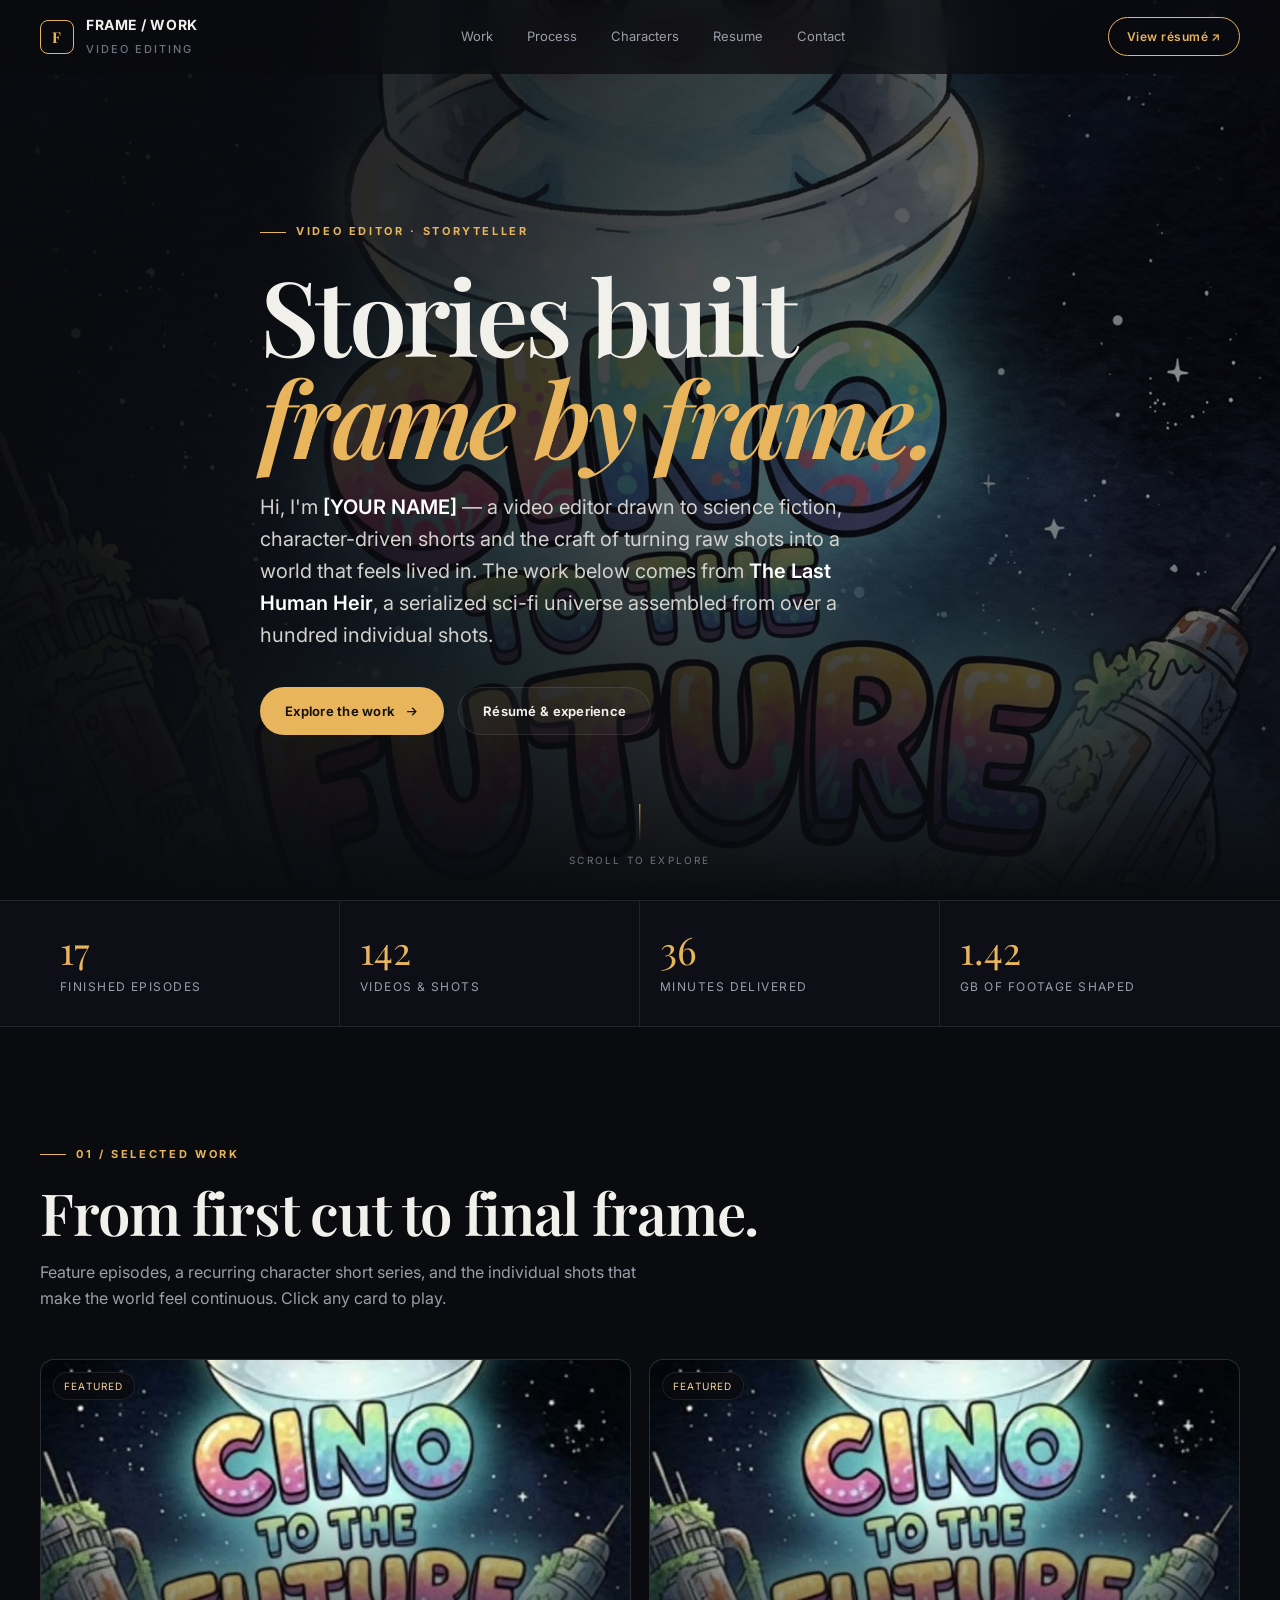
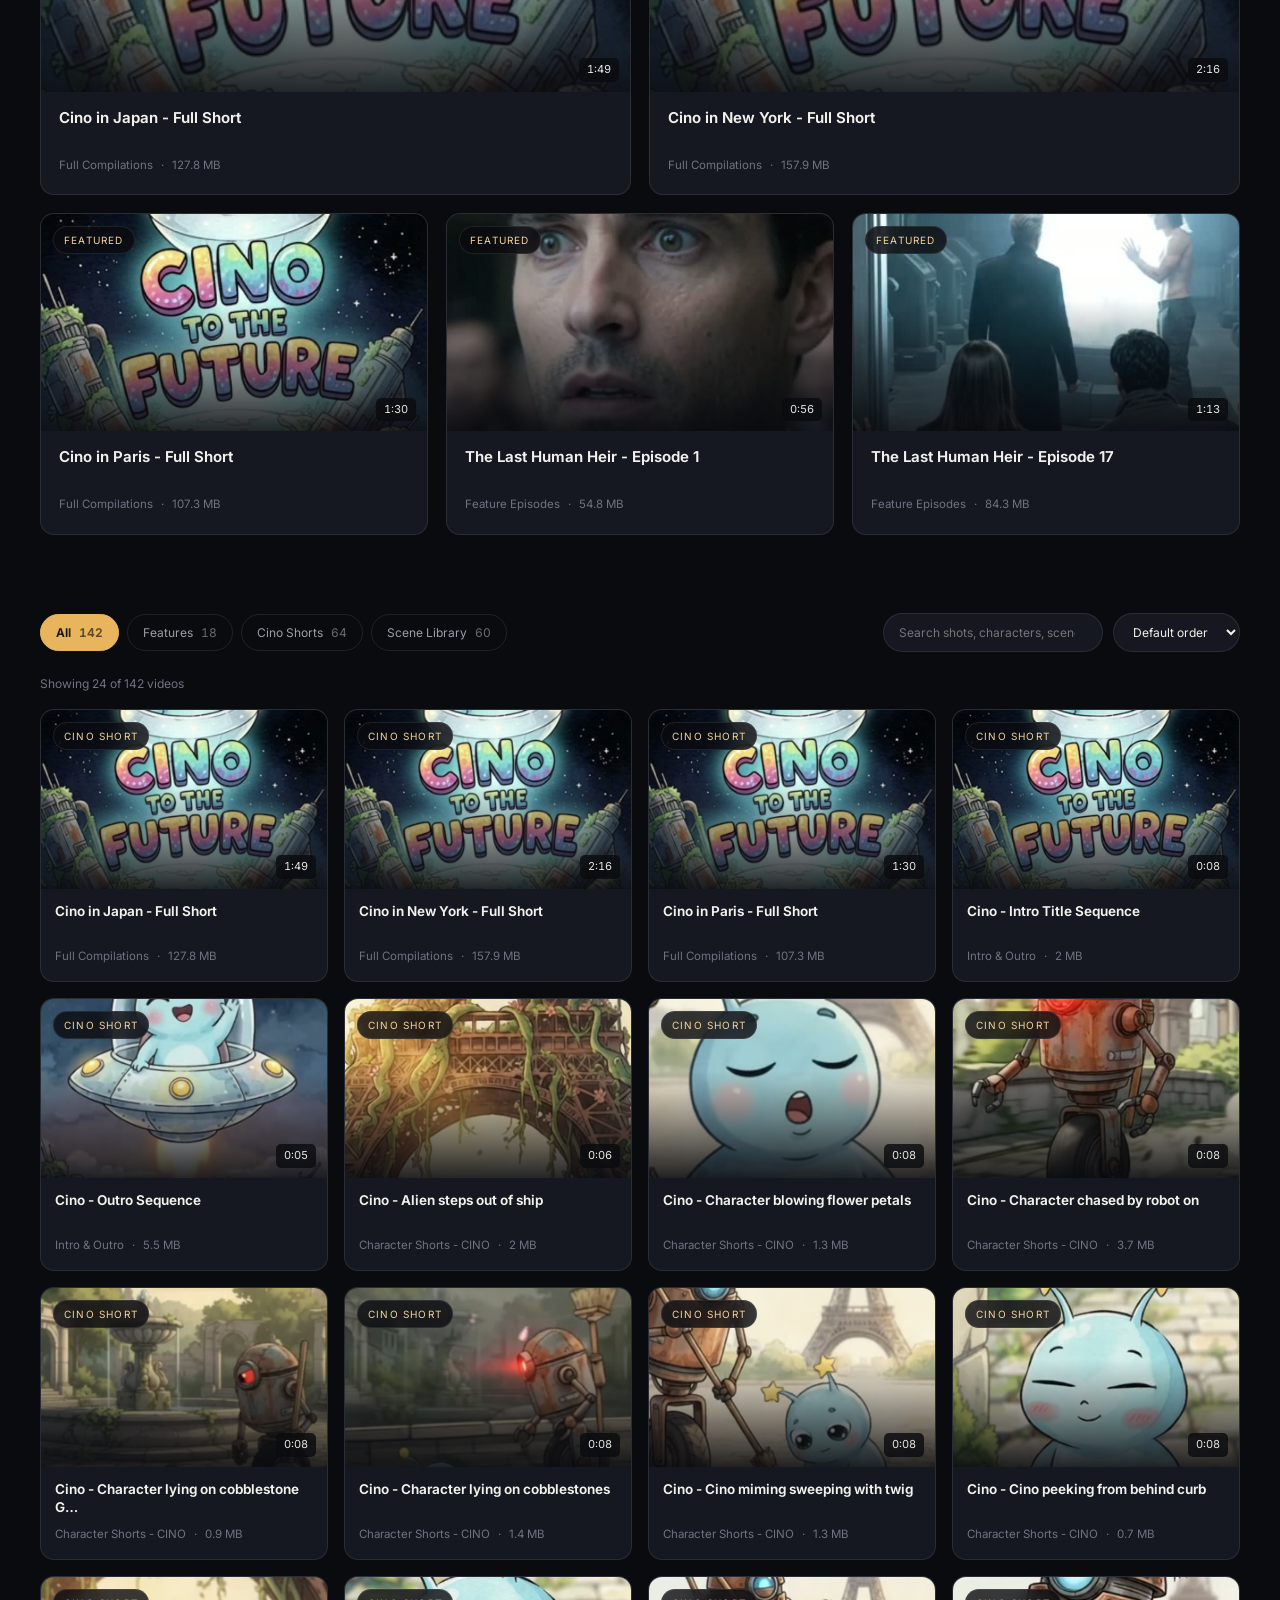
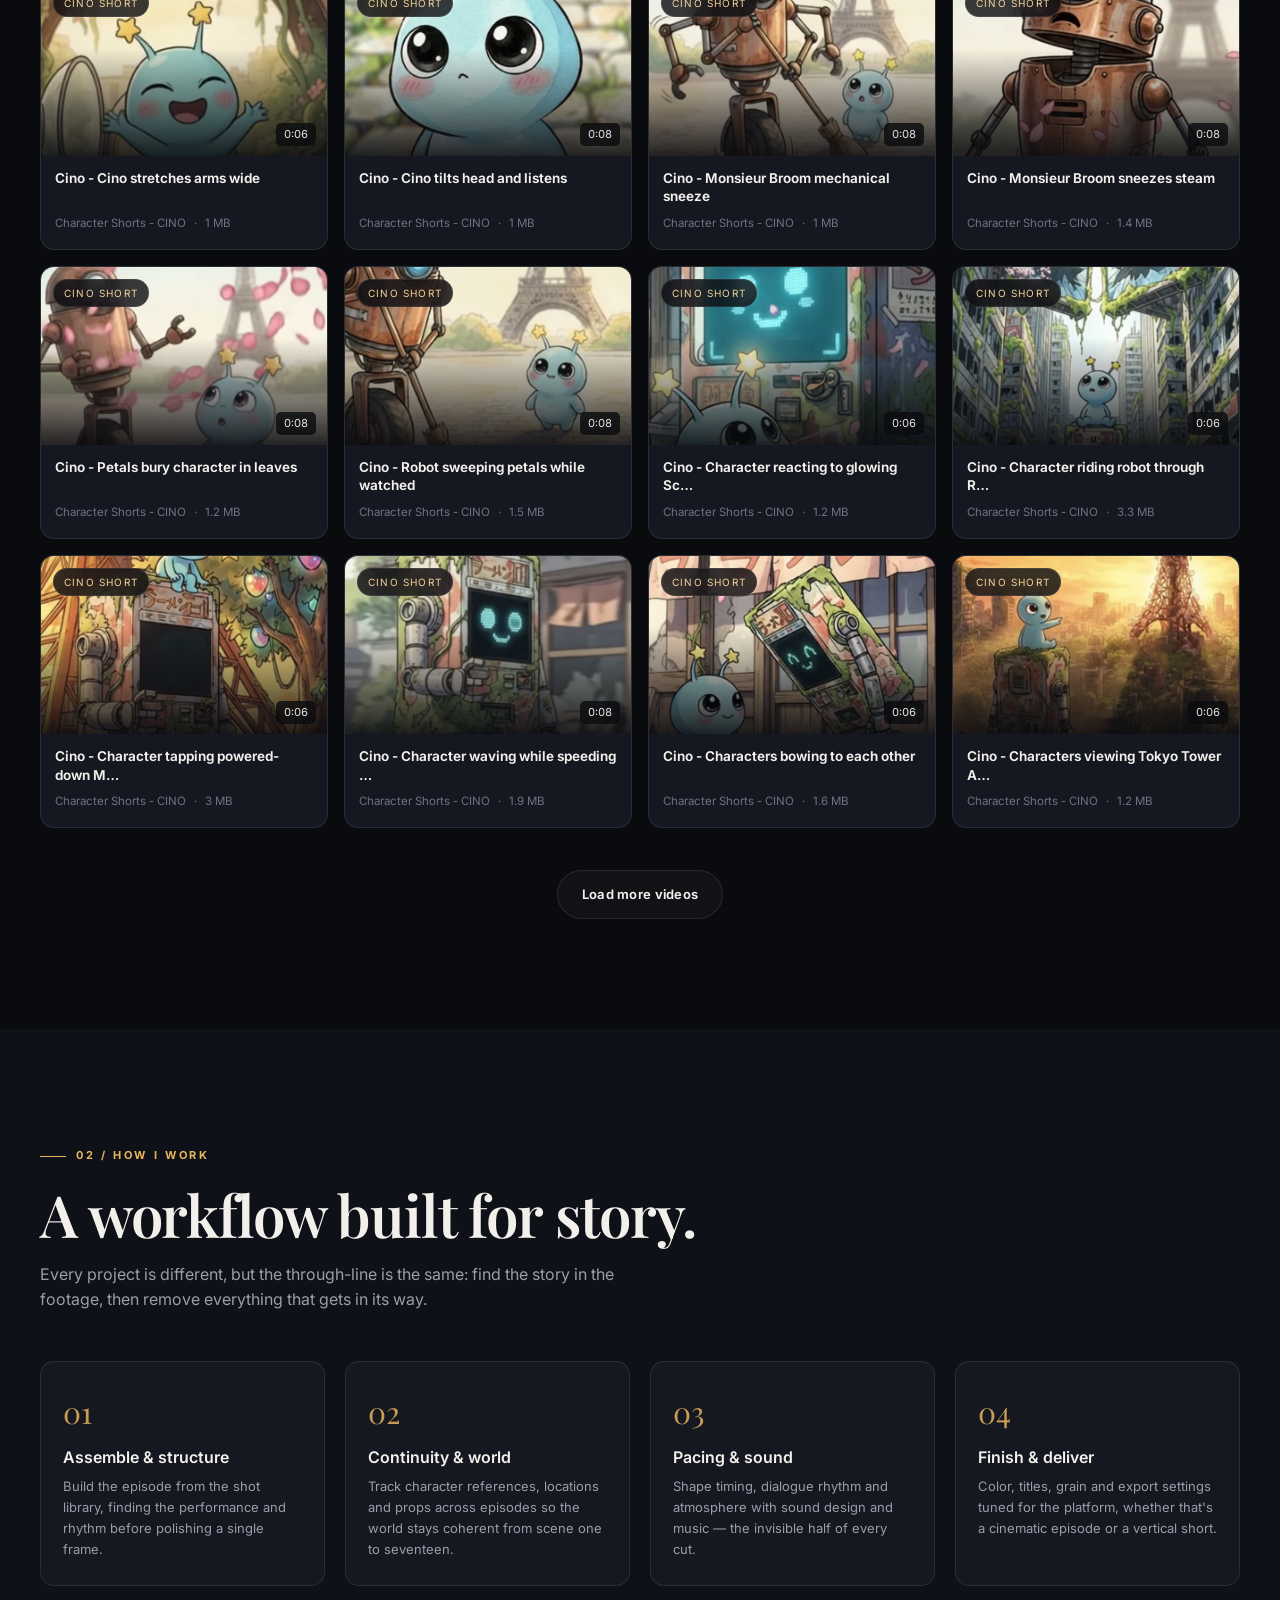
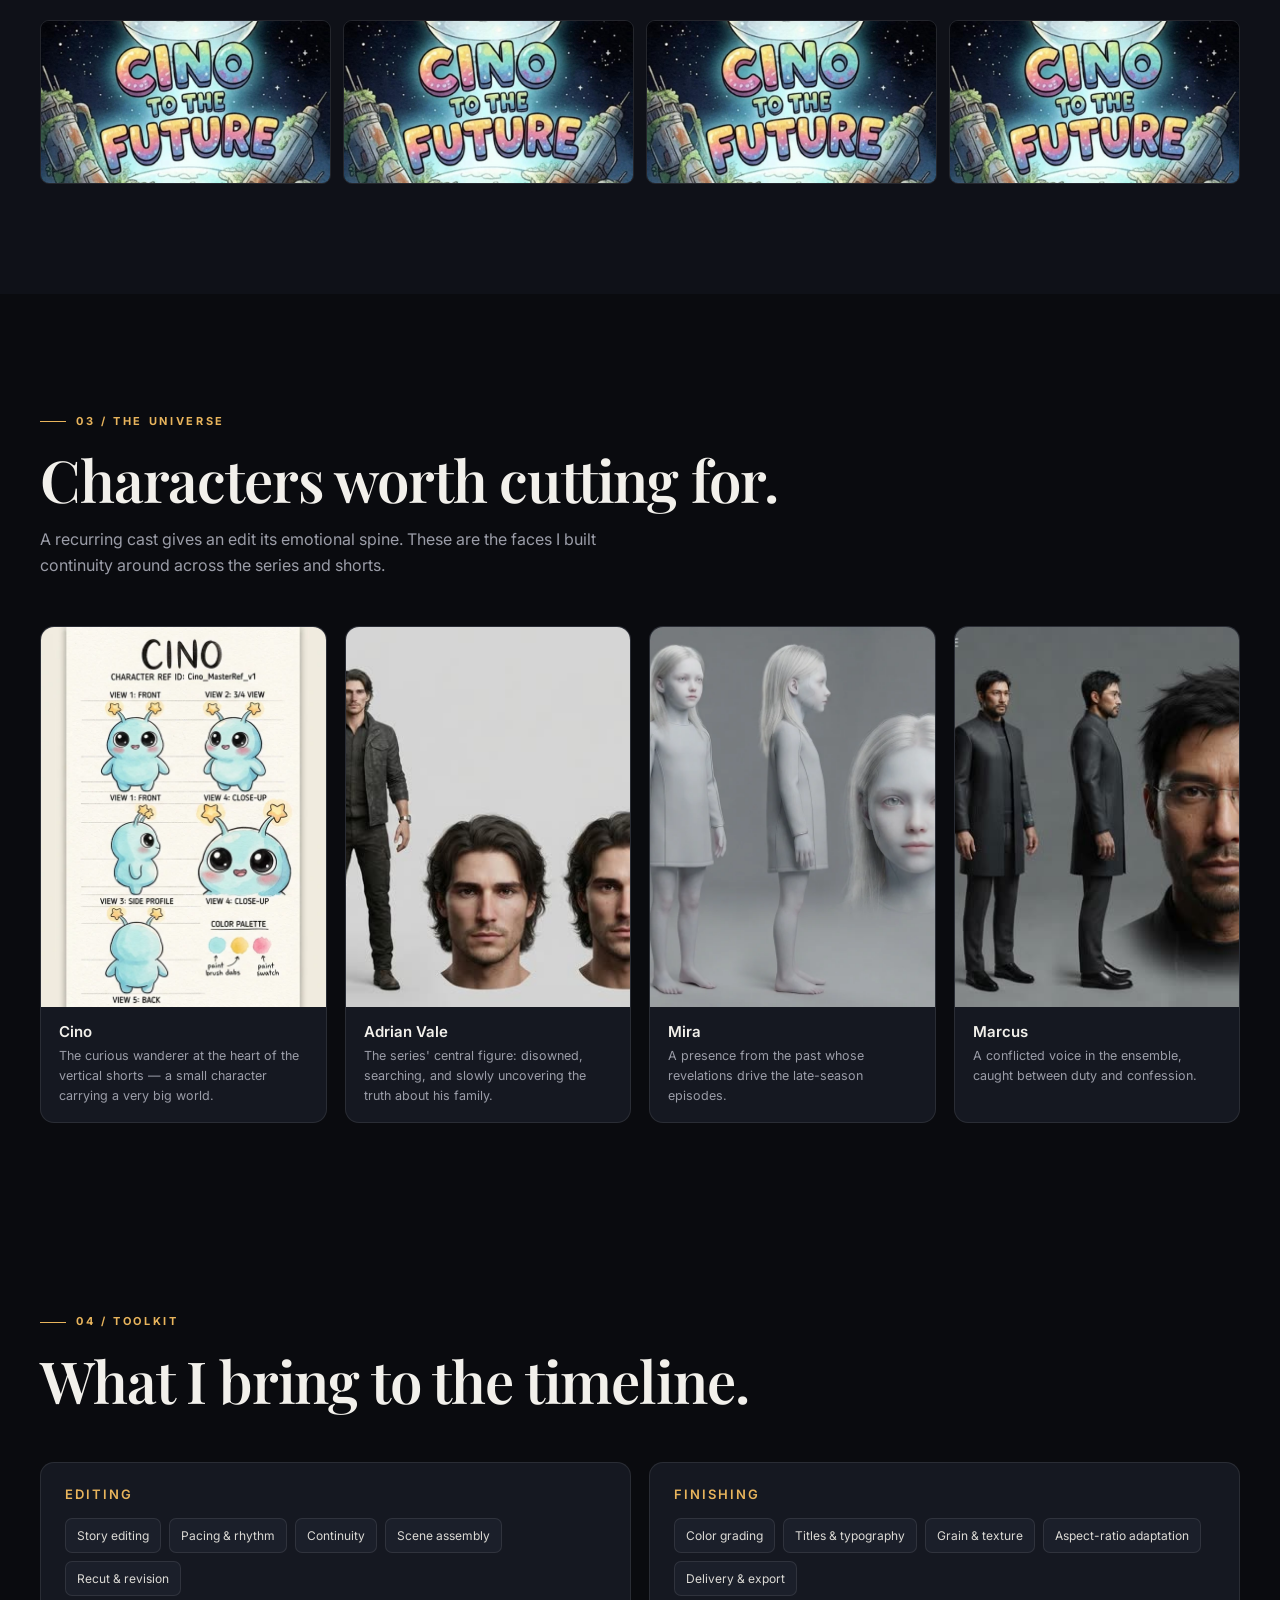
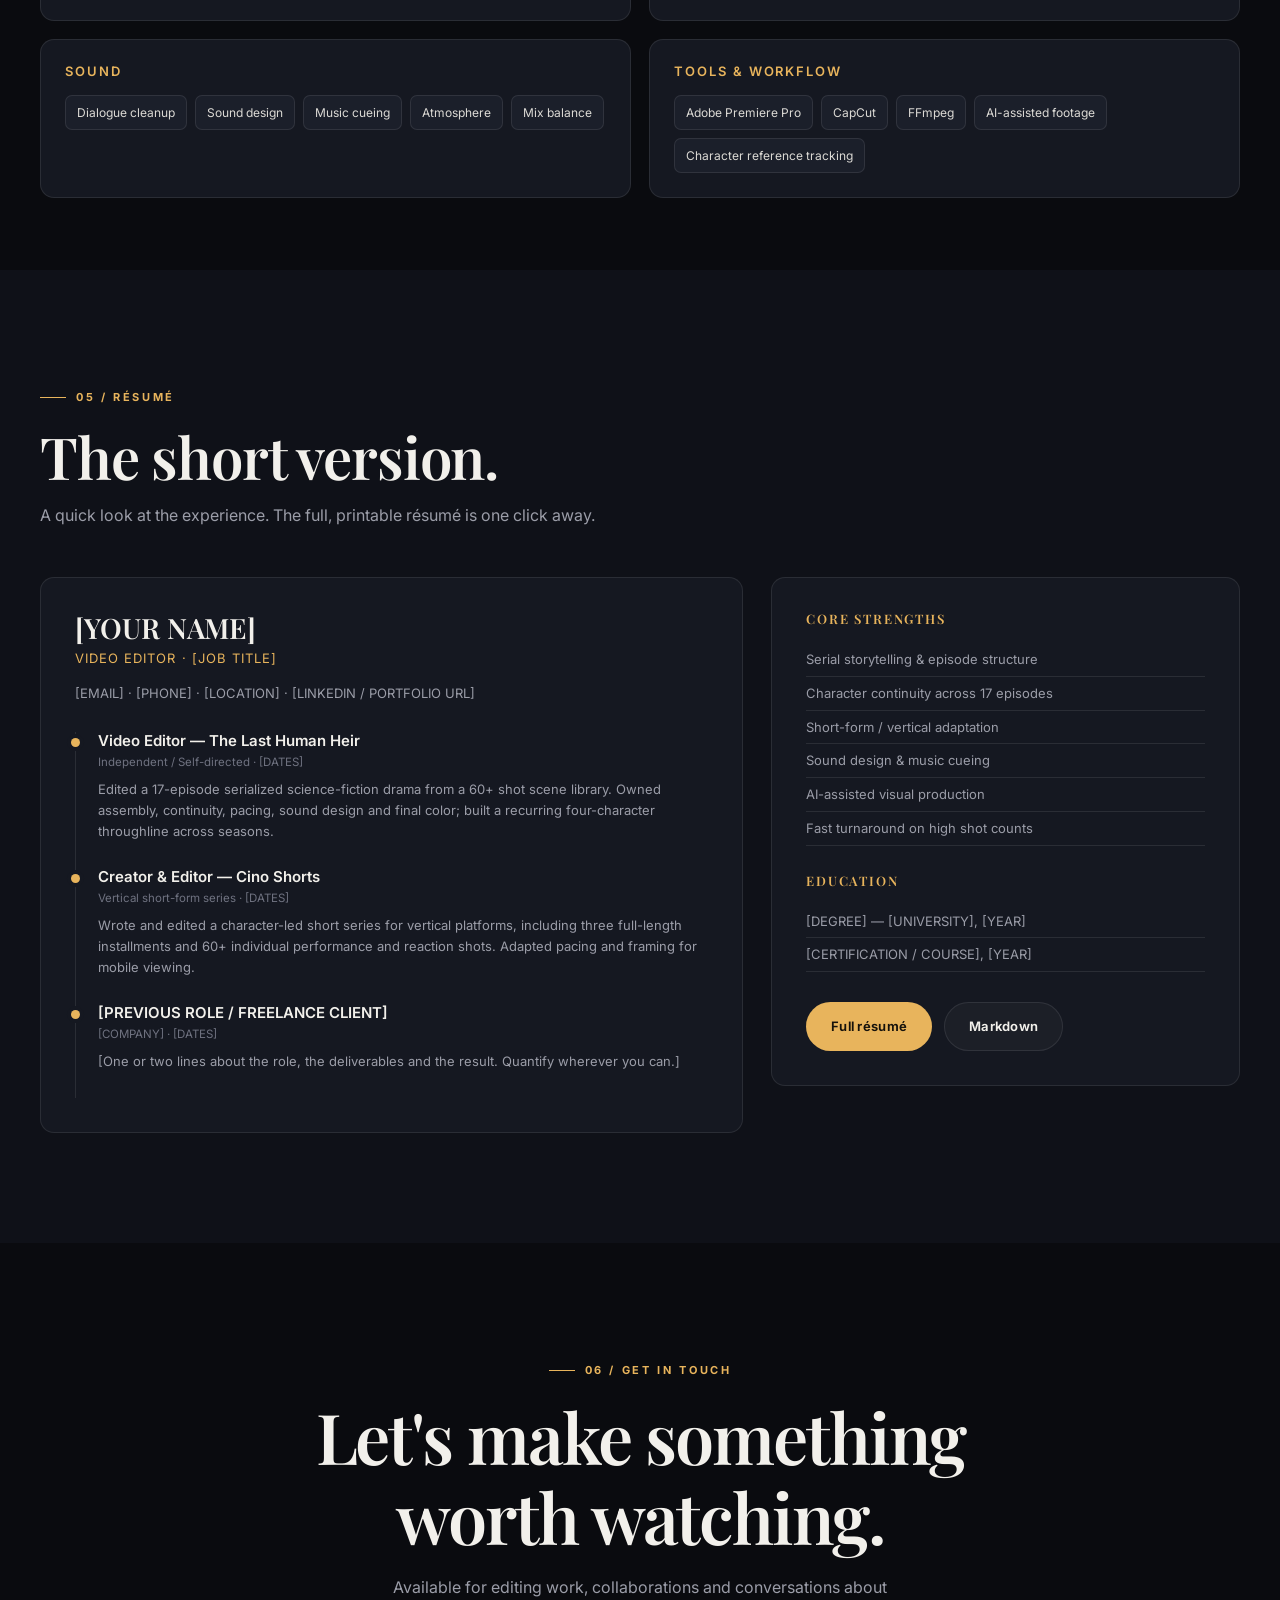
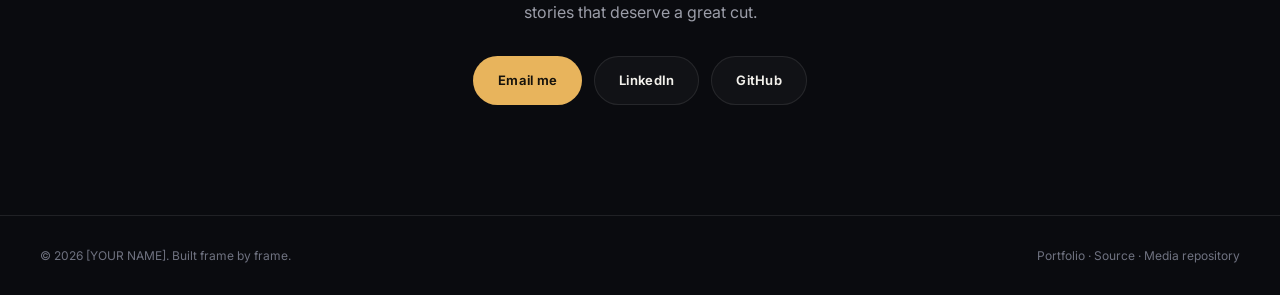
<file: index.html>
<!DOCTYPE html>
<html lang="en">
<head>
  <meta charset="UTF-8">
  <meta name="viewport" content="width=device-width, initial-scale=1.0">
  <title>[YOUR NAME] — Video Editing Portfolio</title>
  <meta name="description" content="Video editing portfolio of [YOUR NAME] — serialized sci-fi, character shorts and AI-assisted visual storytelling from The Last Human Heir universe.">
  <meta property="og:title" content="[YOUR NAME] — Video Editing Portfolio">
  <meta property="og:description" content="17 episodes. 142 videos. Stories built frame by frame.">
  <meta property="og:type" content="website">
  <link rel="preconnect" href="https://fonts.googleapis.com">
  <link rel="preconnect" href="https://fonts.gstatic.com" crossorigin>
  <link href="https://fonts.googleapis.com/css2?family=Inter:wght@400;500;600;700&family=Playfair+Display:ital,wght@0,500;0,600;0,700;1,500&display=swap" rel="stylesheet">
  <link rel="stylesheet" href="assets/css/style.css">
</head>
<body>

  <!-- ============ NAV ============ -->
  <nav class="nav">
    <div class="container nav-inner">
      <a href="#top" class="brand" aria-label="Back to top">
        <span class="brand-mark">F</span>
        <span>FRAME / WORK<br><small>Video Editing</small></span>
      </a>
      <button class="menu-toggle" id="menu-toggle" aria-label="Toggle menu">☰</button>
      <div class="nav-links" id="nav-links">
        <a href="#work">Work</a>
        <a href="#process">Process</a>
        <a href="#characters">Characters</a>
        <a href="#resume">Resume</a>
        <a href="#contact">Contact</a>
      </div>
      <a href="resume.html" class="nav-cta">View résumé ↗</a>
    </div>
  </nav>

  <!-- ============ HERO ============ -->
  <header class="hero" id="top">
    <div class="hero-bg" aria-hidden="true"></div>
    <div class="container hero-content">
      <span class="kicker">Video Editor · Storyteller</span>
      <h1>Stories built<br><em>frame by frame.</em></h1>
      <p class="hero-lead">
        Hi, I'm <strong>[YOUR NAME]</strong> — a video editor drawn to science fiction,
        character-driven shorts and the craft of turning raw shots into a world that feels lived in.
        The work below comes from <strong>The Last Human Heir</strong>, a serialized sci-fi universe
        assembled from over a hundred individual shots.
      </p>
      <div class="hero-actions">
        <a href="#work" class="btn btn-primary">
          Explore the work
          <svg viewBox="0 0 24 24" fill="none" stroke="currentColor" stroke-width="2"><path d="M5 12h14M13 6l6 6-6 6"/></svg>
        </a>
        <a href="resume.html" class="btn btn-ghost">Résumé &amp; experience</a>
      </div>
    </div>
    <div class="hero-scroll"><span></span>Scroll to explore</div>
  </header>

  <!-- ============ STATS ============ -->
  <div class="stats">
    <div class="container stats-grid">
      <div class="stat"><div class="stat-num" id="statEpisodes">17</div><div class="stat-label">Finished episodes</div></div>
      <div class="stat"><div class="stat-num" id="statVideos">142</div><div class="stat-label">Videos &amp; shots</div></div>
      <div class="stat"><div class="stat-num" id="statMinutes">36</div><div class="stat-label">Minutes delivered</div></div>
      <div class="stat"><div class="stat-num" id="statGB">1.42</div><div class="stat-label">GB of footage shaped</div></div>
    </div>
  </div>

  <main>
    <!-- ============ WORK ============ -->
    <section class="section" id="work">
      <div class="container">
        <div class="section-head reveal">
          <span class="kicker">01 / Selected Work</span>
          <h2 class="section-title">From first cut to final frame.</h2>
          <p class="section-sub">Feature episodes, a recurring character short series, and the individual shots that make the world feel continuous. Click any card to play.</p>
        </div>

        <div class="featured-grid reveal" id="featured-grid"></div>

        <!-- Catalogue -->
        <div class="browser reveal">
          <div class="browser-top">
            <div class="filters">
              <button class="chip active" data-filter="all">All <span class="count">142</span></button>
              <button class="chip" data-filter="series">Features <span class="count">18</span></button>
              <button class="chip" data-filter="cino">Cino Shorts <span class="count">64</span></button>
              <button class="chip" data-filter="scenes">Scene Library <span class="count">60</span></button>
            </div>
            <div class="browser-tools">
              <input class="search" id="video-search" type="search" placeholder="Search shots, characters, scenes…" aria-label="Search videos">
              <select class="sort" id="video-sort" aria-label="Sort videos">
                <option value="order">Default order</option>
                <option value="title">Title A–Z</option>
                <option value="duration">Longest first</option>
                <option value="size">Largest first</option>
              </select>
            </div>
          </div>
          <div class="result-count" id="result-count"></div>
          <div class="video-grid" id="video-grid"></div>
          <div class="load-more-wrap" id="load-more-wrap">
            <button class="btn btn-ghost" id="load-more">Load more videos</button>
          </div>
        </div>
      </div>
    </section>

    <!-- ============ PROCESS ============ -->
    <section class="section section-alt" id="process">
      <div class="container">
        <div class="section-head reveal">
          <span class="kicker">02 / How I Work</span>
          <h2 class="section-title">A workflow built for story.</h2>
          <p class="section-sub">Every project is different, but the through-line is the same: find the story in the footage, then remove everything that gets in its way.</p>
        </div>
        <div class="process-grid">
          <div class="process-item reveal">
            <div class="process-num">01</div>
            <h3>Assemble &amp; structure</h3>
            <p>Build the episode from the shot library, finding the performance and rhythm before polishing a single frame.</p>
          </div>
          <div class="process-item reveal">
            <div class="process-num">02</div>
            <h3>Continuity &amp; world</h3>
            <p>Track character references, locations and props across episodes so the world stays coherent from scene one to seventeen.</p>
          </div>
          <div class="process-item reveal">
            <div class="process-num">03</div>
            <h3>Pacing &amp; sound</h3>
            <p>Shape timing, dialogue rhythm and atmosphere with sound design and music — the invisible half of every cut.</p>
          </div>
          <div class="process-item reveal">
            <div class="process-num">04</div>
            <h3>Finish &amp; deliver</h3>
            <p>Color, titles, grain and export settings tuned for the platform, whether that's a cinematic episode or a vertical short.</p>
          </div>
        </div>
        <div class="workspace-strip reveal" aria-label="Editing workspace snapshots">
          <img src="assets/art/workspace-1.jpg" alt="Editing timeline snapshot" loading="lazy">
          <img src="assets/art/workspace-2.jpg" alt="Editing timeline snapshot" loading="lazy">
          <img src="assets/art/workspace-3.jpg" alt="Editing timeline snapshot" loading="lazy">
          <img src="assets/art/workspace-4.jpg" alt="Editing timeline snapshot" loading="lazy">
        </div>
      </div>
    </section>

    <!-- ============ CHARACTERS ============ -->
    <section class="section" id="characters">
      <div class="container">
        <div class="section-head reveal">
          <span class="kicker">03 / The Universe</span>
          <h2 class="section-title">Characters worth cutting for.</h2>
          <p class="section-sub">A recurring cast gives an edit its emotional spine. These are the faces I built continuity around across the series and shorts.</p>
        </div>
        <div class="char-grid">
          <article class="char-card reveal">
            <img src="assets/art/cino.webp" alt="Cino character reference" loading="lazy">
            <div class="char-info"><h3>Cino</h3><p>The curious wanderer at the heart of the vertical shorts — a small character carrying a very big world.</p></div>
          </article>
          <article class="char-card reveal">
            <img src="assets/art/adrian.jpg" alt="Adrian Vale character reference" loading="lazy">
            <div class="char-info"><h3>Adrian Vale</h3><p>The series' central figure: disowned, searching, and slowly uncovering the truth about his family.</p></div>
          </article>
          <article class="char-card reveal">
            <img src="assets/art/mira.webp" alt="Mira character reference" loading="lazy">
            <div class="char-info"><h3>Mira</h3><p>A presence from the past whose revelations drive the late-season episodes.</p></div>
          </article>
          <article class="char-card reveal">
            <img src="assets/art/marcus.jpg" alt="Marcus character reference" loading="lazy">
            <div class="char-info"><h3>Marcus</h3><p>A conflicted voice in the ensemble, caught between duty and confession.</p></div>
          </article>
        </div>
      </div>
    </section>

    <!-- ============ SKILLS ============ -->
    <section class="section section-sm" id="skills">
      <div class="container">
        <div class="section-head reveal">
          <span class="kicker">04 / Toolkit</span>
          <h2 class="section-title">What I bring to the timeline.</h2>
        </div>
        <div class="skill-grid">
          <div class="skill-group reveal">
            <h3>Editing</h3>
            <div class="tags"><span class="tag">Story editing</span><span class="tag">Pacing &amp; rhythm</span><span class="tag">Continuity</span><span class="tag">Scene assembly</span><span class="tag">Recut &amp; revision</span></div>
          </div>
          <div class="skill-group reveal">
            <h3>Finishing</h3>
            <div class="tags"><span class="tag">Color grading</span><span class="tag">Titles &amp; typography</span><span class="tag">Grain &amp; texture</span><span class="tag">Aspect-ratio adaptation</span><span class="tag">Delivery &amp; export</span></div>
          </div>
          <div class="skill-group reveal">
            <h3>Sound</h3>
            <div class="tags"><span class="tag">Dialogue cleanup</span><span class="tag">Sound design</span><span class="tag">Music cueing</span><span class="tag">Atmosphere</span><span class="tag">Mix balance</span></div>
          </div>
          <div class="skill-group reveal">
            <h3>Tools &amp; workflow</h3>
            <div class="tags"><span class="tag">Adobe Premiere Pro</span><span class="tag">CapCut</span><span class="tag">FFmpeg</span><span class="tag">AI-assisted footage</span><span class="tag">Character reference tracking</span></div>
          </div>
        </div>
      </div>
    </section>

    <!-- ============ RESUME PREVIEW ============ -->
    <section class="section section-alt" id="resume">
      <div class="container">
        <div class="section-head reveal">
          <span class="kicker">05 / Résumé</span>
          <h2 class="section-title">The short version.</h2>
          <p class="section-sub">A quick look at the experience. The full, printable résumé is one click away.</p>
        </div>
        <div class="resume-preview">
          <div class="resume-box reveal">
            <h3>[YOUR NAME]</h3>
            <div class="role">Video Editor · [JOB TITLE]</div>
            <p style="color:var(--muted);font-size:13px;margin-top:14px">[EMAIL] · [PHONE] · [LOCATION] · [LINKEDIN / PORTFOLIO URL]</p>
            <div class="timeline">
              <div class="tl-item">
                <h4>Video Editor — The Last Human Heir</h4>
                <div class="when">Independent / Self-directed · [DATES]</div>
                <p>Edited a 17-episode serialized science-fiction drama from a 60+ shot scene library. Owned assembly, continuity, pacing, sound design and final color; built a recurring four-character throughline across seasons.</p>
              </div>
              <div class="tl-item">
                <h4>Creator &amp; Editor — Cino Shorts</h4>
                <div class="when">Vertical short-form series · [DATES]</div>
                <p>Wrote and edited a character-led short series for vertical platforms, including three full-length installments and 60+ individual performance and reaction shots. Adapted pacing and framing for mobile viewing.</p>
              </div>
              <div class="tl-item">
                <h4>[PREVIOUS ROLE / FREELANCE CLIENT]</h4>
                <div class="when">[COMPANY] · [DATES]</div>
                <p>[One or two lines about the role, the deliverables and the result. Quantify wherever you can.]</p>
              </div>
            </div>
          </div>
          <aside class="resume-side resume-box reveal">
            <h3>Core strengths</h3>
            <ul>
              <li>Serial storytelling &amp; episode structure</li>
              <li>Character continuity across 17 episodes</li>
              <li>Short-form / vertical adaptation</li>
              <li>Sound design &amp; music cueing</li>
              <li>AI-assisted visual production</li>
              <li>Fast turnaround on high shot counts</li>
            </ul>
            <h3>Education</h3>
            <ul>
              <li>[DEGREE] — [UNIVERSITY], [YEAR]</li>
              <li>[CERTIFICATION / COURSE], [YEAR]</li>
            </ul>
            <div class="resume-actions">
              <a class="btn btn-primary" href="resume.html">Full résumé</a>
              <a class="btn btn-ghost" href="RESUME.md">Markdown</a>
            </div>
          </aside>
        </div>
      </div>
    </section>

    <!-- ============ CONTACT ============ -->
    <section class="section contact" id="contact">
      <div class="container-narrow reveal">
        <span class="kicker">06 / Get in touch</span>
        <h2>Let's make something<br>worth watching.</h2>
        <p>Available for editing work, collaborations and conversations about stories that deserve a great cut.</p>
        <div class="contact-links">
          <a class="btn btn-primary" href="mailto:[EMAIL]">Email me</a>
          <a class="btn btn-ghost" href="[LINKEDIN URL]">LinkedIn</a>
          <a class="btn btn-ghost" href="https://github.com/Burnekboi">GitHub</a>
        </div>
      </div>
    </section>
  </main>

  <footer class="footer">
    <div class="container footer-inner">
      <span>© <span id="year">2026</span> [YOUR NAME]. Built frame by frame.</span>
      <span>Portfolio · <a href="https://github.com/Burnekboi/video-editing-portfolio">Source</a> · <a href="https://github.com/Burnekboi/last-human-heir-media">Media repository</a></span>
    </div>
  </footer>

  <!-- ============ VIDEO MODAL ============ -->
  <div class="modal" id="video-modal" role="dialog" aria-modal="true" aria-label="Video player">
    <div class="modal-shell">
      <div class="modal-head">
        <div>
          <h3 id="modal-title">Video</h3>
          <p id="modal-meta"></p>
        </div>
        <button class="modal-close" id="modal-close" aria-label="Close video">×</button>
      </div>
      <video class="modal-video" id="modal-video" controls playsinline preload="none"></video>
      <div class="modal-foot">
        <a class="btn btn-primary" id="modal-newtab" href="#" target="_blank" rel="noopener">Open video in new tab ↗</a>
        <button class="btn btn-ghost" onclick="document.getElementById('modal-close').click()">Close</button>
      </div>
      <div class="modal-note" id="modal-note"></div>
    </div>
  </div>

  <script>document.getElementById('year').textContent = new Date().getFullYear();</script>
  <script src="assets/js/app.js"></script>
</body>
</html>
</file>
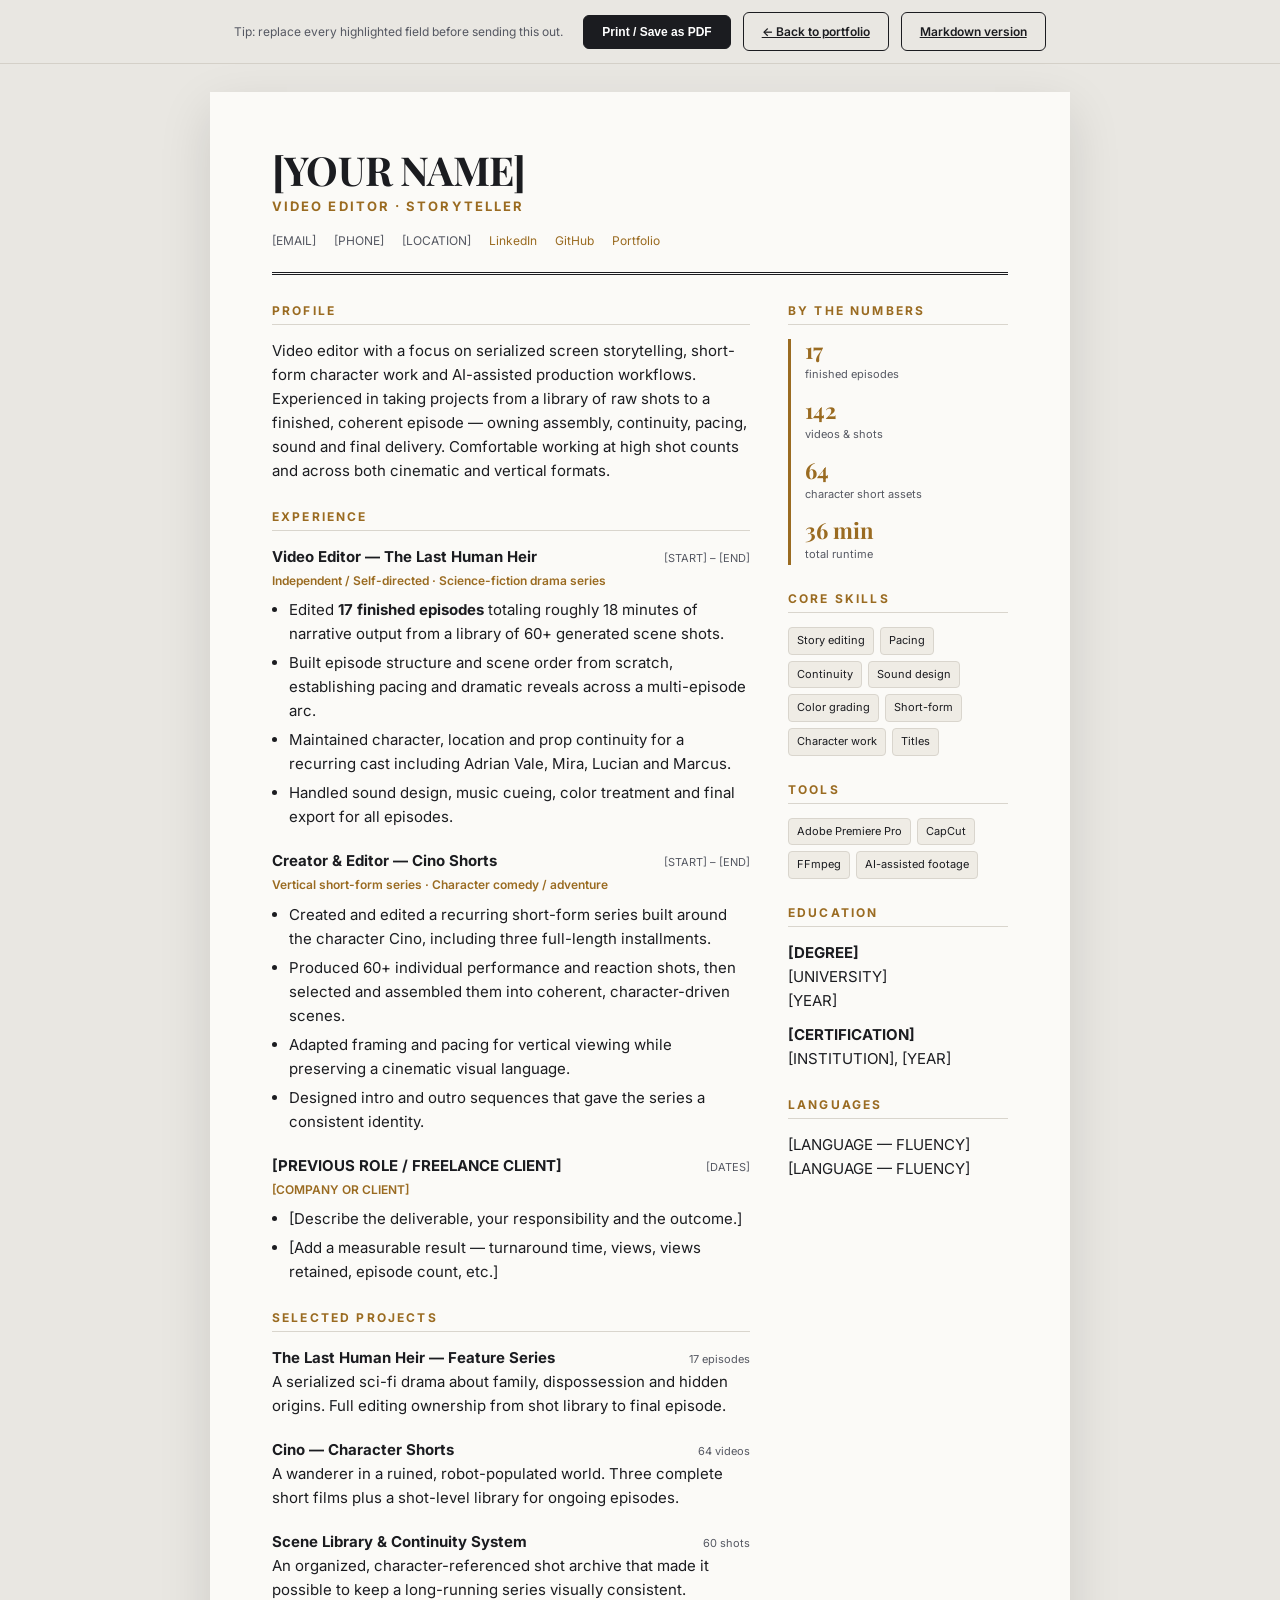
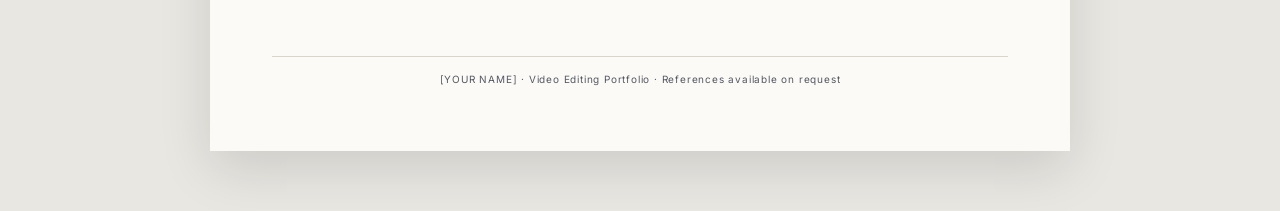
<file: resume.html>
<!DOCTYPE html>
<html lang="en">
<head>
  <meta charset="UTF-8">
  <meta name="viewport" content="width=device-width, initial-scale=1.0">
  <title>Résumé — [YOUR NAME]</title>
  <link rel="preconnect" href="https://fonts.googleapis.com">
  <link rel="preconnect" href="https://fonts.gstatic.com" crossorigin>
  <link href="https://fonts.googleapis.com/css2?family=Inter:wght@400;500;600;700&family=Playfair+Display:wght@600;700&display=swap" rel="stylesheet">
  <style>
    :root { --ink:#1b1c20; --sub:#555862; --line:#d9d5cd; --accent:#9a6b21; --paper:#fbfaf7; }
    * { box-sizing:border-box; }
    body { margin:0; background:#e9e7e2; color:var(--ink); font:15px/1.6 'Inter',Arial,sans-serif; -webkit-font-smoothing:antialiased; }
    .toolbar { position:sticky; top:0; z-index:9; background:rgba(233,231,226,.94); backdrop-filter:blur(10px); border-bottom:1px solid #d4d0c8; padding:12px 20px; display:flex; gap:12px; justify-content:center; align-items:center; flex-wrap:wrap; }
    .toolbar span { font-size:12px; color:var(--sub); margin-right:8px; }
    .btn { border:1px solid var(--ink); background:var(--ink); color:#fff; padding:9px 18px; border-radius:6px; font-size:12px; font-weight:600; cursor:pointer; }
    .btn.light { background:transparent; color:var(--ink); }
    .btn:hover { opacity:.85; }
    .paper { width:min(860px,calc(100% - 32px)); margin:28px auto 60px; background:var(--paper); padding:58px 62px 64px; box-shadow:0 18px 50px rgba(0,0,0,.12); }
    .r-head { border-bottom:3px double var(--ink); padding-bottom:22px; }
    .r-head h1 { font:700 40px/1 'Playfair Display',Georgia,serif; letter-spacing:-.02em; margin:0 0 6px; }
    .r-role { color:var(--accent); font-size:13px; font-weight:700; letter-spacing:.16em; text-transform:uppercase; }
    .r-contact { margin-top:14px; font-size:12px; color:var(--sub); display:flex; flex-wrap:wrap; gap:6px 18px; }
    .r-contact a { color:var(--accent); text-decoration:none; }
    .r-grid { display:grid; grid-template-columns:1fr 220px; gap:38px; margin-top:30px; }
    h2 { font:700 12px/1 'Inter',sans-serif; letter-spacing:.18em; text-transform:uppercase; color:var(--accent); margin:0 0 14px; padding-bottom:7px; border-bottom:1px solid var(--line); }
    section { margin-bottom:28px; }
    p { margin:0 0 10px; }
    .job { margin-bottom:20px; }
    .job-top { display:flex; justify-content:space-between; gap:12px; align-items:baseline; }
    .job h3 { font-size:15px; margin:0; }
    .job .when { font-size:11px; color:var(--sub); white-space:nowrap; }
    .job .org { font-size:12px; color:var(--accent); font-weight:600; margin:2px 0 8px; }
    ul { margin:0; padding-left:17px; }
    li { margin-bottom:5px; }
    .skills { display:flex; flex-wrap:wrap; gap:6px; }
    .skills span { background:#efece5; border:1px solid var(--line); border-radius:4px; padding:4px 8px; font-size:11px; }
    .facts { border-left:3px solid var(--accent); padding-left:14px; }
    .fact { margin-bottom:14px; }
    .fact b { font:700 22px/1 'Playfair Display',Georgia,serif; color:var(--accent); display:block; }
    .fact small { color:var(--sub); font-size:11px; }
    .placeholder { background:#fff3c4; padding:0 2px; border-radius:2px; }
    .foot { margin-top:26px; padding-top:14px; border-top:1px solid var(--line); font-size:10px; color:var(--sub); text-align:center; letter-spacing:.08em; }
    @media (max-width:720px){ .paper{padding:32px 24px} .r-grid{grid-template-columns:1fr} .r-head h1{font-size:32px} }
    @media print {
      @page { size:A4; margin:14mm; }
      body { background:#fff; }
      .toolbar { display:none; }
      .paper { width:100%; margin:0; padding:0; box-shadow:none; }
      section { break-inside:avoid; }
      .placeholder { background:transparent; }
    }
  </style>
</head>
<body>

  <div class="toolbar">
    <span>Tip: replace every highlighted field before sending this out.</span>
    <button class="btn" onclick="window.print()">Print / Save as PDF</button>
    <a class="btn light" href="index.html">← Back to portfolio</a>
    <a class="btn light" href="RESUME.md">Markdown version</a>
  </div>

  <div class="paper">
    <header class="r-head">
      <h1>[YOUR NAME]</h1>
      <div class="r-role">Video Editor · Storyteller</div>
      <div class="r-contact">
        <span>[EMAIL]</span><span>[PHONE]</span><span>[LOCATION]</span>
        <a href="[LINKEDIN URL]">LinkedIn</a>
        <a href="https://github.com/Burnekboi">GitHub</a>
        <a href="[PORTFOLIO URL]">Portfolio</a>
      </div>
    </header>

    <div class="r-grid">
      <div>
        <section>
          <h2>Profile</h2>
          <p>Video editor with a focus on serialized screen storytelling, short-form character work and AI-assisted production workflows. Experienced in taking projects from a library of raw shots to a finished, coherent episode — owning assembly, continuity, pacing, sound and final delivery. Comfortable working at high shot counts and across both cinematic and vertical formats.</p>
        </section>

        <section>
          <h2>Experience</h2>
          <div class="job">
            <div class="job-top"><h3>Video Editor — The Last Human Heir</h3><span class="when">[START] – [END]</span></div>
            <div class="org">Independent / Self-directed · Science-fiction drama series</div>
            <ul>
              <li>Edited <strong>17 finished episodes</strong> totaling roughly 18 minutes of narrative output from a library of 60+ generated scene shots.</li>
              <li>Built episode structure and scene order from scratch, establishing pacing and dramatic reveals across a multi-episode arc.</li>
              <li>Maintained character, location and prop continuity for a recurring cast including Adrian Vale, Mira, Lucian and Marcus.</li>
              <li>Handled sound design, music cueing, color treatment and final export for all episodes.</li>
            </ul>
          </div>
          <div class="job">
            <div class="job-top"><h3>Creator &amp; Editor — Cino Shorts</h3><span class="when">[START] – [END]</span></div>
            <div class="org">Vertical short-form series · Character comedy / adventure</div>
            <ul>
              <li>Created and edited a recurring short-form series built around the character Cino, including three full-length installments.</li>
              <li>Produced 60+ individual performance and reaction shots, then selected and assembled them into coherent, character-driven scenes.</li>
              <li>Adapted framing and pacing for vertical viewing while preserving a cinematic visual language.</li>
              <li>Designed intro and outro sequences that gave the series a consistent identity.</li>
            </ul>
          </div>
          <div class="job">
            <div class="job-top"><h3>[PREVIOUS ROLE / FREELANCE CLIENT]</h3><span class="when">[DATES]</span></div>
            <div class="org">[COMPANY OR CLIENT]</div>
            <ul>
              <li>[Describe the deliverable, your responsibility and the outcome.]</li>
              <li>[Add a measurable result — turnaround time, views, views retained, episode count, etc.]</li>
            </ul>
          </div>
        </section>

        <section>
          <h2>Selected Projects</h2>
          <div class="job">
            <div class="job-top"><h3>The Last Human Heir — Feature Series</h3><span class="when">17 episodes</span></div>
            <p>A serialized sci-fi drama about family, dispossession and hidden origins. Full editing ownership from shot library to final episode.</p>
          </div>
          <div class="job">
            <div class="job-top"><h3>Cino — Character Shorts</h3><span class="when">64 videos</span></div>
            <p>A wanderer in a ruined, robot-populated world. Three complete short films plus a shot-level library for ongoing episodes.</p>
          </div>
          <div class="job">
            <div class="job-top"><h3>Scene Library &amp; Continuity System</h3><span class="when">60 shots</span></div>
            <p>An organized, character-referenced shot archive that made it possible to keep a long-running series visually consistent.</p>
          </div>
        </section>
      </div>

      <aside>
        <section>
          <h2>By the numbers</h2>
          <div class="facts">
            <div class="fact"><b>17</b><small>finished episodes</small></div>
            <div class="fact"><b>142</b><small>videos &amp; shots</small></div>
            <div class="fact"><b>64</b><small>character short assets</small></div>
            <div class="fact"><b>36 min</b><small>total runtime</small></div>
          </div>
        </section>

        <section>
          <h2>Core skills</h2>
          <div class="skills">
            <span>Story editing</span><span>Pacing</span><span>Continuity</span><span>Sound design</span>
            <span>Color grading</span><span>Short-form</span><span>Character work</span><span>Titles</span>
          </div>
        </section>

        <section>
          <h2>Tools</h2>
          <div class="skills">
            <span>Adobe Premiere Pro</span><span>CapCut</span><span>FFmpeg</span><span>AI-assisted footage</span>
          </div>
        </section>

        <section>
          <h2>Education</h2>
          <p><strong>[DEGREE]</strong><br>[UNIVERSITY]<br>[YEAR]</p>
          <p><strong>[CERTIFICATION]</strong><br>[INSTITUTION], [YEAR]</p>
        </section>

        <section>
          <h2>Languages</h2>
          <p>[LANGUAGE — FLUENCY]<br>[LANGUAGE — FLUENCY]</p>
        </section>
      </aside>
    </div>

    <div class="foot">[YOUR NAME] · Video Editing Portfolio · References available on request</div>
  </div>

</body>
</html>
</file>
<file: assets/css/style.css>
/* ============================================================
   CINEMA / PORTFOLIO — global styles
   ============================================================ */

:root {
  --bg: #0a0b0f;
  --bg-2: #0f1118;
  --surface: #151821;
  --surface-2: #1b1f2a;
  --line: rgba(255, 255, 255, 0.09);
  --text: #f2f0eb;
  --muted: #9b9da8;
  --muted-2: #6f7280;
  --accent: #e8b45c;
  --accent-2: #f3d39b;
  --accent-dim: rgba(232, 180, 92, 0.12);
  --radius: 14px;
  --radius-sm: 9px;
  --shadow: 0 24px 60px rgba(0, 0, 0, 0.45);
  --font-display: 'Playfair Display', Georgia, serif;
  --font-sans: 'Inter', -apple-system, BlinkMacSystemFont, 'Segoe UI', sans-serif;
}

* { box-sizing: border-box; }

html { scroll-behavior: smooth; }

body {
  margin: 0;
  background: var(--bg);
  color: var(--text);
  font-family: var(--font-sans);
  font-size: 16px;
  line-height: 1.6;
  -webkit-font-smoothing: antialiased;
  overflow-x: hidden;
}

img { max-width: 100%; display: block; }
a { color: inherit; text-decoration: none; }
button, input, select { font: inherit; }
button { cursor: pointer; }

::selection { background: var(--accent); color: #111; }

/* ---------- Layout helpers ---------- */
.container { width: min(1200px, calc(100% - 48px)); margin-inline: auto; }
.container-narrow { width: min(900px, calc(100% - 48px)); margin-inline: auto; }
.section { padding: 110px 0; position: relative; }
.section-sm { padding: 72px 0; }
.section-alt { background: var(--bg-2); }

.section-head { margin-bottom: 48px; }
.kicker {
  display: inline-flex;
  align-items: center;
  gap: 10px;
  color: var(--accent);
  font-size: 11px;
  font-weight: 700;
  letter-spacing: 0.24em;
  text-transform: uppercase;
  margin-bottom: 16px;
}
.kicker::before {
  content: '';
  width: 26px;
  height: 1px;
  background: var(--accent);
  display: inline-block;
}
h1, h2, h3, h4 { margin: 0; font-weight: 600; line-height: 1.15; }
h2.section-title {
  font-family: var(--font-display);
  font-size: clamp(34px, 5vw, 58px);
  letter-spacing: -0.02em;
}
.section-sub { color: var(--muted); max-width: 620px; margin-top: 14px; font-size: 16px; }

/* ---------- Navigation ---------- */
.nav {
  position: fixed;
  inset: 0 0 auto 0;
  z-index: 100;
  height: 74px;
  display: flex;
  align-items: center;
  background: rgba(10, 11, 15, 0.72);
  backdrop-filter: blur(18px);
  -webkit-backdrop-filter: blur(18px);
  border-bottom: 1px solid transparent;
  transition: border-color .3s, background .3s;
}
.nav.scrolled { border-color: var(--line); background: rgba(10, 11, 15, 0.92); }
.nav-inner { display: flex; align-items: center; justify-content: space-between; gap: 24px; }
.brand { display: inline-flex; align-items: center; gap: 12px; font-weight: 700; letter-spacing: .04em; font-size: 14px; }
.brand-mark {
  width: 34px; height: 34px;
  border: 1px solid var(--accent);
  border-radius: 8px;
  display: grid; place-items: center;
  color: var(--accent);
  font-size: 15px;
  font-family: var(--font-display);
}
.brand small { color: var(--muted-2); font-weight: 500; font-size: 11px; letter-spacing: .18em; text-transform: uppercase; }
.nav-links { display: flex; align-items: center; gap: 34px; }
.nav-links a { font-size: 13px; color: var(--muted); transition: color .2s; position: relative; }
.nav-links a:hover, .nav-links a.active { color: var(--text); }
.nav-links a.active::after {
  content: ''; position: absolute; left: 0; right: 0; bottom: -8px;
  height: 2px; background: var(--accent); border-radius: 2px;
}
.nav-cta {
  border: 1px solid var(--accent);
  color: var(--accent);
  background: transparent;
  padding: 9px 18px;
  border-radius: 999px;
  font-size: 12px;
  font-weight: 600;
  letter-spacing: .04em;
  transition: background .2s, color .2s;
}
.nav-cta:hover { background: var(--accent); color: #101010; }
.menu-toggle { display: none; background: none; border: 0; color: var(--text); font-size: 22px; }

/* ---------- Buttons ---------- */
.btn {
  display: inline-flex; align-items: center; justify-content: center; gap: 10px;
  padding: 13px 24px; border-radius: 999px;
  font-size: 13px; font-weight: 650; letter-spacing: .02em;
  border: 1px solid transparent; transition: transform .2s, background .2s, border-color .2s, color .2s;
}
.btn:hover { transform: translateY(-2px); }
.btn-primary { background: var(--accent); color: #16120b; }
.btn-primary:hover { background: var(--accent-2); }
.btn-ghost { border-color: var(--line); color: var(--text); background: rgba(255,255,255,.03); }
.btn-ghost:hover { border-color: var(--accent); color: var(--accent); }
.btn svg { width: 15px; height: 15px; }

/* ---------- Hero ---------- */
.hero {
  min-height: 100vh;
  min-height: 100svh;
  position: relative;
  display: flex; align-items: center;
  padding: 140px 0 90px;
  overflow: hidden;
}
.hero-bg {
  position: absolute; inset: 0;
  background-image: url('../art/hero.jpg');
  background-size: cover; background-position: center 40%;
  transform: scale(1.04);
  animation: heroDrift 20s ease-in-out infinite alternate;
}
@keyframes heroDrift { to { transform: scale(1.12) translate3d(-1.5%, -1%, 0); } }
.hero::after {
  content: ''; position: absolute; inset: 0;
  background:
    linear-gradient(90deg, rgba(10,11,15,.96) 0%, rgba(10,11,15,.78) 42%, rgba(10,11,15,.35) 100%),
    linear-gradient(0deg, var(--bg) 0%, transparent 45%, rgba(10,11,15,.35) 100%);
}
.hero-content { position: relative; z-index: 2; max-width: 760px; }
.hero h1 {
  font-family: var(--font-display);
  font-size: clamp(48px, 8.5vw, 104px);
  letter-spacing: -0.035em;
  line-height: 0.98;
  margin: 6px 0 24px;
}
.hero h1 em { color: var(--accent); font-style: italic; }
.hero-lead { font-size: clamp(16px, 2vw, 20px); color: #d3d1cb; max-width: 590px; }
.hero-lead strong { color: #fff; font-weight: 600; }
.hero-actions { display: flex; flex-wrap: wrap; gap: 14px; margin-top: 36px; }
.hero-scroll {
  position: absolute; bottom: 32px; left: 50%; transform: translateX(-50%);
  z-index: 2; color: var(--muted-2); font-size: 10px; letter-spacing: .22em; text-transform: uppercase;
  display: flex; flex-direction: column; align-items: center; gap: 10px;
}
.hero-scroll span { width: 1px; height: 38px; background: linear-gradient(var(--accent), transparent); }

/* ---------- Stats ---------- */
.stats {
  position: relative; z-index: 3;
  border-top: 1px solid var(--line);
  border-bottom: 1px solid var(--line);
  background: rgba(15, 17, 24, .75);
}
.stats-grid { display: grid; grid-template-columns: repeat(4, 1fr); }
.stat { padding: 30px 20px; border-right: 1px solid var(--line); }
.stat:last-child { border-right: 0; }
.stat-num { font-family: var(--font-display); font-size: 38px; color: var(--accent); line-height: 1; }
.stat-label { color: var(--muted); font-size: 12px; letter-spacing: .12em; text-transform: uppercase; margin-top: 8px; }

/* ---------- Video cards ---------- */
.featured-grid { display: grid; grid-template-columns: repeat(6, 1fr); gap: 18px; }
.card {
  position: relative; overflow: hidden; border-radius: var(--radius);
  background: var(--surface); border: 1px solid var(--line);
  cursor: pointer; transition: transform .3s, border-color .3s, box-shadow .3s;
}
.card:hover { transform: translateY(-5px); border-color: rgba(232,180,92,.45); box-shadow: var(--shadow); }
.card.featured { grid-column: span 2; }
.card.featured:first-child { grid-column: span 3; }
.card.featured:nth-child(2) { grid-column: span 3; }
.card-media { position: relative; aspect-ratio: 16 / 9; overflow: hidden; background: #06070a; }
.card.featured .card-media { aspect-ratio: 16 / 9; }
.card-media img { width: 100%; height: 100%; object-fit: cover; transition: transform .6s ease; }
.card:hover .card-media img { transform: scale(1.06); }
.card-media::after {
  content: ''; position: absolute; inset: 0;
  background: linear-gradient(0deg, rgba(8,9,13,.88), transparent 60%);
}
.badge {
  position: absolute; top: 12px; left: 12px; z-index: 2;
  background: rgba(10,11,15,.8); border: 1px solid var(--line);
  backdrop-filter: blur(8px);
  padding: 5px 10px; border-radius: 999px;
  font-size: 10px; letter-spacing: .12em; text-transform: uppercase; color: var(--accent-2);
}
.duration {
  position: absolute; bottom: 10px; right: 11px; z-index: 2;
  background: rgba(10,11,15,.82); padding: 3px 8px; border-radius: 5px;
  font-size: 11px; font-variant-numeric: tabular-nums; color: #e8e6e1;
}
.play {
  position: absolute; top: 50%; left: 50%; transform: translate(-50%, -50%) scale(.85);
  z-index: 2; width: 52px; height: 52px; border-radius: 50%;
  background: rgba(232,180,92,.92); color: #12100b;
  display: grid; place-items: center; opacity: 0; transition: opacity .25s, transform .25s;
}
.play svg { width: 18px; height: 18px; margin-left: 3px; }
.card:hover .play { opacity: 1; transform: translate(-50%, -50%) scale(1); }
.card-body { padding: 16px 18px 20px; }
.card-title {
  font-size: 15px; font-weight: 650; line-height: 1.35;
  display: -webkit-box; -webkit-line-clamp: 2; -webkit-box-orient: vertical; overflow: hidden;
  min-height: 40px;
}
.card-meta { color: var(--muted-2); font-size: 11.5px; margin-top: 8px; display: flex; gap: 8px; flex-wrap: wrap; }
.card-meta span:not(:last-child)::after { content: '·'; margin-left: 8px; color: var(--muted-2); }

/* ---------- Browser / filters ---------- */
.browser { margin-top: 78px; }
.browser-top {
  display: flex; align-items: center; justify-content: space-between;
  gap: 20px; flex-wrap: wrap; margin-bottom: 22px;
}
.filters { display: flex; gap: 8px; flex-wrap: wrap; }
.chip {
  border: 1px solid var(--line); background: transparent; color: var(--muted);
  padding: 8px 15px; border-radius: 999px; font-size: 12px;
  transition: all .2s;
}
.chip:hover { color: var(--text); border-color: rgba(255,255,255,.25); }
.chip.active { background: var(--accent); border-color: var(--accent); color: #17130c; font-weight: 650; }
.chip .count { opacity: .65; margin-left: 5px; font-variant-numeric: tabular-nums; }
.browser-tools { display: flex; gap: 10px; flex-wrap: wrap; }
.search, .sort {
  background: var(--surface); border: 1px solid var(--line); color: var(--text);
  border-radius: 999px; padding: 9px 15px; font-size: 12px; outline: none;
}
.search { width: 220px; }
.search:focus, .sort:focus { border-color: var(--accent); }
.sort option { background: var(--surface); }
.result-count { color: var(--muted-2); font-size: 12px; margin-bottom: 16px; }
.video-grid { display: grid; grid-template-columns: repeat(4, 1fr); gap: 16px; }
.video-grid .card-title { font-size: 13.5px; min-height: 37px; }
.video-grid .card-body { padding: 13px 14px 16px; }
.video-grid .card-media { aspect-ratio: 16 / 10; }
.load-more-wrap { display: flex; justify-content: center; margin-top: 42px; }
.empty { text-align: center; color: var(--muted); padding: 70px 0; }

/* ---------- Modal player ---------- */
.modal {
  position: fixed; inset: 0; z-index: 300;
  background: rgba(4, 5, 8, .9);
  backdrop-filter: blur(10px);
  display: none; align-items: center; justify-content: center;
  padding: 28px;
}
.modal.open { display: flex; }
.modal-shell { width: min(1100px, 100%); }
.modal-head { display: flex; justify-content: space-between; align-items: flex-start; gap: 20px; margin-bottom: 14px; }
.modal-head h3 { font-family: var(--font-display); font-size: clamp(20px, 3vw, 30px); }
.modal-head p { color: var(--muted); font-size: 12px; margin: 6px 0 0; }
.modal-close {
  width: 40px; height: 40px; flex: 0 0 auto; border-radius: 50%;
  background: var(--surface-2); border: 1px solid var(--line); color: var(--text);
  font-size: 20px; line-height: 1;
}
.modal-close:hover { border-color: var(--accent); color: var(--accent); }
.modal-video {
  width: 100%; aspect-ratio: 16 / 9; background: #000;
  border-radius: var(--radius); border: 1px solid var(--line);
  display: block; max-height: 76vh;
}
.modal-foot { display: flex; gap: 12px; margin-top: 14px; flex-wrap: wrap; }
.modal-note { color: var(--muted-2); font-size: 11.5px; margin-top: 12px; }

/* ---------- Process ---------- */
.process-grid { display: grid; grid-template-columns: repeat(4, 1fr); gap: 20px; }
.process-item {
  padding: 26px 22px; border-radius: var(--radius);
  background: var(--surface); border: 1px solid var(--line);
}
.process-num { font-family: var(--font-display); font-size: 30px; color: var(--accent); opacity: .85; }
.process-item h3 { font-size: 16px; margin: 12px 0 10px; }
.process-item p { color: var(--muted); font-size: 13px; margin: 0; }
.workspace-strip { display: grid; grid-template-columns: repeat(4, 1fr); gap: 12px; margin-top: 34px; }
.workspace-strip img { width: 100%; aspect-ratio: 16/9; object-fit: cover; border-radius: var(--radius-sm); border: 1px solid var(--line); }

/* ---------- Characters ---------- */
.char-grid { display: grid; grid-template-columns: repeat(4, 1fr); gap: 18px; }
.char-card {
  border-radius: var(--radius); overflow: hidden; border: 1px solid var(--line);
  background: var(--surface);
}
.char-card img { width: 100%; aspect-ratio: 3/4; object-fit: cover; object-position: top center; }
.char-info { padding: 16px 18px; }
.char-info h3 { font-size: 15px; }
.char-info p { color: var(--muted); font-size: 12.5px; margin: 6px 0 0; }

/* ---------- Skills ---------- */
.skill-grid { display: grid; grid-template-columns: repeat(2, 1fr); gap: 18px; }
.skill-group { border: 1px solid var(--line); border-radius: var(--radius); padding: 24px; background: var(--surface); }
.skill-group h3 { font-size: 13px; text-transform: uppercase; letter-spacing: .15em; color: var(--accent); margin-bottom: 16px; }
.tags { display: flex; flex-wrap: wrap; gap: 8px; }
.tag {
  font-size: 12px; color: #dcdad5; background: var(--surface-2);
  border: 1px solid var(--line); border-radius: 7px; padding: 7px 11px;
}

/* ---------- Resume preview ---------- */
.resume-preview { display: grid; grid-template-columns: 1.2fr .8fr; gap: 28px; align-items: start; }
.resume-box { border: 1px solid var(--line); border-radius: var(--radius); background: var(--surface); padding: 34px; }
.resume-box h3 { font-family: var(--font-display); font-size: 28px; margin-bottom: 4px; }
.resume-box .role { color: var(--accent); font-size: 13px; letter-spacing: .08em; text-transform: uppercase; }
.timeline { margin-top: 28px; border-left: 1px solid var(--line); padding-left: 22px; }
.tl-item { position: relative; padding-bottom: 26px; }
.tl-item::before {
  content: ''; position: absolute; left: -27px; top: 6px;
  width: 9px; height: 9px; border-radius: 50%; background: var(--accent);
  box-shadow: 0 0 0 4px var(--surface);
}
.tl-item h4 { font-size: 15px; }
.tl-item .when { color: var(--muted-2); font-size: 11.5px; margin: 4px 0 8px; }
.tl-item p { color: var(--muted); font-size: 13px; margin: 0; }
.resume-side h3 { font-size: 13px; text-transform: uppercase; letter-spacing: .14em; color: var(--accent); margin-bottom: 16px; }
.resume-side ul { list-style: none; padding: 0; margin: 0 0 28px; }
.resume-side li { color: var(--muted); font-size: 13px; padding: 6px 0; border-bottom: 1px solid var(--line); }
.resume-actions { display: flex; gap: 12px; flex-wrap: wrap; margin-top: 30px; }

/* ---------- Contact ---------- */
.contact { text-align: center; }
.contact h2 { font-family: var(--font-display); font-size: clamp(38px, 6vw, 70px); letter-spacing: -.03em; }
.contact p { color: var(--muted); max-width: 520px; margin: 18px auto 30px; }
.contact-links { display: flex; gap: 12px; justify-content: center; flex-wrap: wrap; }

/* ---------- Footer ---------- */
.footer { border-top: 1px solid var(--line); padding: 30px 0; color: var(--muted-2); font-size: 12px; }
.footer-inner { display: flex; justify-content: space-between; gap: 16px; flex-wrap: wrap; }

/* ---------- Reveal animation ---------- */
.reveal { opacity: 0; transform: translateY(24px); transition: opacity .7s ease, transform .7s ease; }
.reveal.visible { opacity: 1; transform: none; }

/* ---------- Responsive ---------- */
@media (max-width: 1024px) {
  .featured-grid { grid-template-columns: repeat(2, 1fr); }
  .card.featured, .card.featured:first-child, .card.featured:nth-child(2) { grid-column: span 1; }
  .video-grid { grid-template-columns: repeat(3, 1fr); }
  .process-grid, .char-grid, .workspace-strip { grid-template-columns: repeat(2, 1fr); }
  .resume-preview { grid-template-columns: 1fr; }
}
@media (max-width: 760px) {
  .container, .container-narrow { width: min(100% - 32px, 1200px); }
  .section { padding: 76px 0; }
  .nav-links {
    position: fixed; top: 74px; left: 0; right: 0;
    background: var(--bg-2); border-bottom: 1px solid var(--line);
    flex-direction: column; align-items: stretch; gap: 0;
    padding: 10px 20px 20px; transform: translateY(-150%); transition: transform .3s;
  }
  .nav-links.open { transform: none; }
  .nav-links a { padding: 12px 0; border-bottom: 1px solid var(--line); }
  .nav-links a.active::after { display: none; }
  .menu-toggle { display: block; }
  .nav-cta { display: none; }
  .stats-grid { grid-template-columns: repeat(2, 1fr); }
  .stat:nth-child(2) { border-right: 0; }
  .stat:nth-child(-n+2) { border-bottom: 1px solid var(--line); }
  .featured-grid, .video-grid, .process-grid, .skill-grid, .char-grid { grid-template-columns: 1fr; }
  .workspace-strip { grid-template-columns: repeat(2, 1fr); }
  .search { width: 100%; }
  .browser-tools { width: 100%; }
  .sort { flex: 1; }
  .modal { padding: 12px; }
  .hero { padding-top: 110px; }
}
</file>
